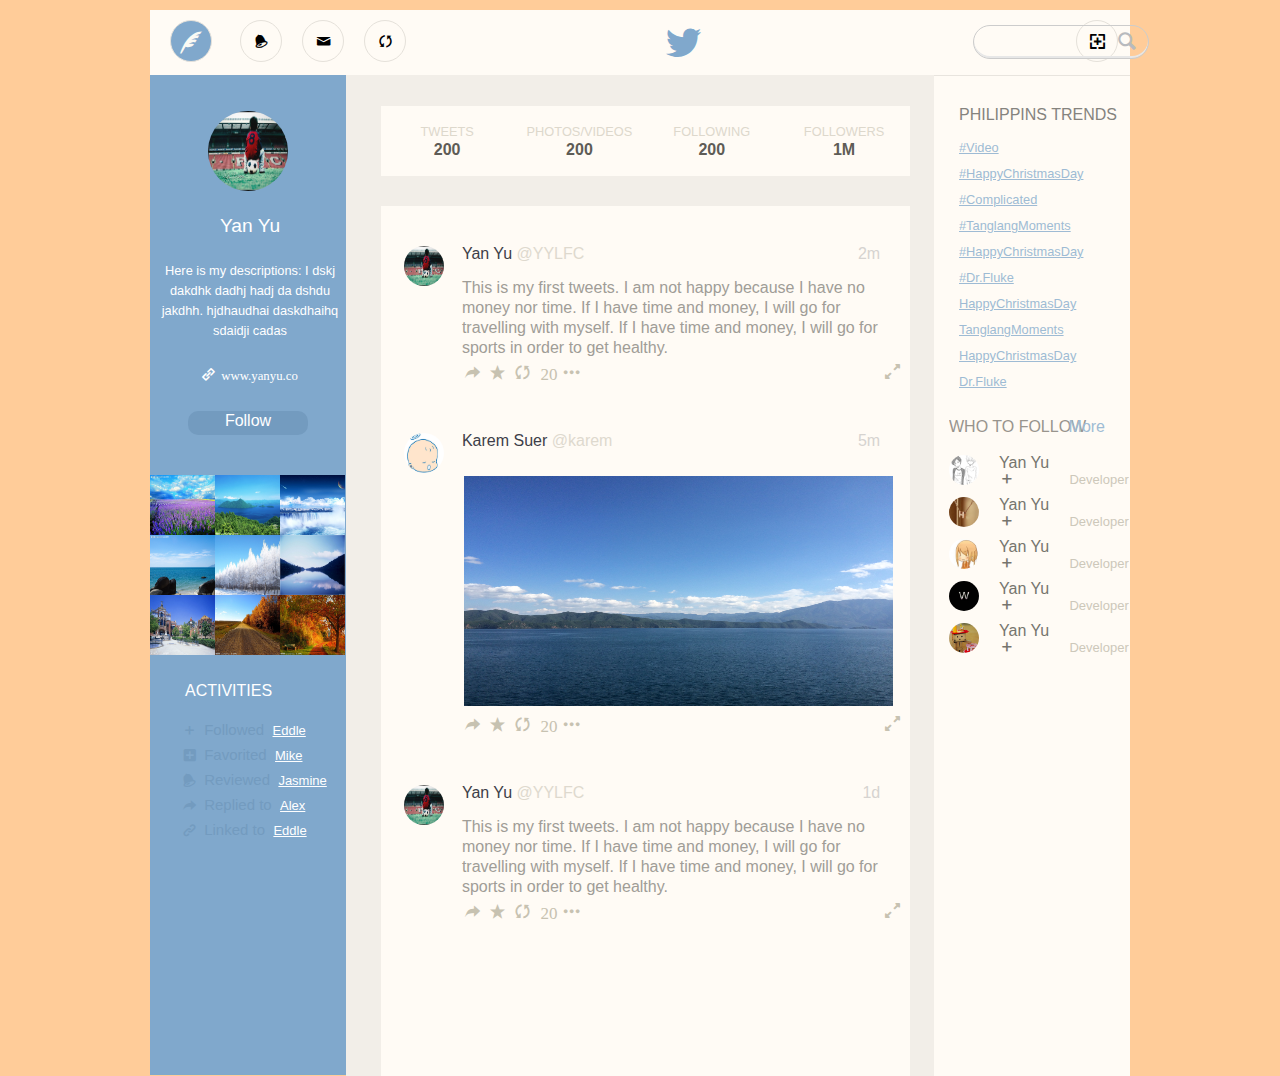
<file: index.html>
<!DOCTYPE html>
<html>
<head>
    <title>My Design</title>
    <meta name="viewport" content="width=device-width, initial-scale=1">
    <link href="stylesheets/style.css" type="text/css" rel="stylesheet">
    <link rel="stylesheet" href="icomoon/demo-files/demo.css">
    <link rel="stylesheet" href="icomoon/style.css">
</head>
<body>
<div>
    <ul class='top'>
        <li class="top_icon"><span class="icon-quill"/></li>
        <li class="top_icon"><span class="icon-bell"/></li>
        <li class="top_icon"><span class="icon-mail"/></li>
        <li class="top_icon"><span class="icon-cycle"/></li>
        <li class="twitter"><span class="icon-twitter"/></li>
        <li class="content_search search_combined">
            <input type="text"/>
            <a href="#"><span class="icon-search"></span></a>
        </li>
        <li class="googleplus top_icon"><span class="icon-googleplus"/></li>
    </ul>
</div>
<div class='container'>
    <div class='intro'>
        <div class='avatar'>
            <img src='my.jpg'/>

            <span class="page_name"><p>Yan Yu</p></span>

            <p>
                Here is my descriptions: I dskj dakdhk dadhj hadj da dshdu jakdhh. hjdhaudhai
                daskdhaihq sdaidji cadas
            </p>
        <span>
          <p><span class='icon-hyperlink'>&nbsp;<a>www.yanyu.co</a></span></p>
        </span>
        <span>
          <p class='follow'>Follow</a>
        </span>
        </div>
        <div class='intro_image'>
            <img src='1.jpg'/>
            <img src='2.jpg'/>
            <img src='3.jpg'/>
            <img src='4.jpg'/>
            <img src='5.jpg'/>
            <img src='6.jpg'/>
            <img src='7.jpg'/>
            <img src='8.jpg'/>
            <img src='9.jpg'/>
        </div>
        <div class='activities'>
            <p class='activities_title'>ACTIVITIES</p>

            <p><span><span class="icon icon-plus2"></span><span>&nbsp;Followed &nbsp;</span><a>Eddle</a> </span>

            <p><span><span class="icon icon-plus"></span><span>&nbsp;Favorited &nbsp;</span><a>Mike</a> </span>

            <p><span><span class="icon icon-bell"></span><span>&nbsp;Reviewed &nbsp;</span><a>Jasmine</a> </span>

            <p><span><span class="icon icon-forward"></span><span>&nbsp;Replied to &nbsp;</span><a>Alex</a> </span>

            <p><span><span class="icon icon-link"></span><span>&nbsp;Linked to &nbsp;</span><a>Eddle</a> </span>
            </p>
        </div>
    </div>
    <div class='content'>
        <div class="relation">
            <ul>
                <li><p class="name">TWEETS</p>

                    <p class="value">200</p></li>
                <li><p class="name">PHOTOS/VIDEOS</p>

                    <p class="value">200</p></li>
                <li><p class="name">FOLLOWING</p>

                    <p class="value">200</p></li>
                <li><p class="name">FOLLOWERS</p>

                    <p class="value">1M</p></li>
            </ul>
        </div>
        <div class='main_content'>
            <ul>
                <li>
                    <div><img class="tweet_avatar" src="my.jpg"/></div>
                    <span class="tweet_author">Yan Yu</span>
                    <span class="user_name">@YYLFC</span>
                    <span class="publish_time">2m</span>

                    <p>
                        This is my first tweets. I am not happy because I have no money nor time.
                        If I have time and money, I will go for travelling with myself.
                        If I have time and money, I will go for sports in order to get healthy.
                    </p>
            <span class="tweet_action">
              <ul>
                  <li class="action_logo"><span class="icon-forward"/></li>
                  <li class="action_logo"><span class="icon-star"/></li>
                  <li class="action_logo"><span class="icon-cycle"/>&nbsp;<span>20</span></li>
                  <li class="action_logo ellipsis"><span class="icon-ellipsis"/></li>
                  <li class="action_logo maximize"><span class="icon-maximize"/></li>
              </ul>
            </span>
                </li>
                <li>
                    <div><img class="tweet_avatar" src="my.jpeg"/></div>
                    <span class="tweet_author">Karem Suer</span>
                    <span class="user_name">@karem</span>
                    <span class="publish_time">5m</span>
                    <img class="tweet_image" src="10.JPG"/>
            <span class="tweet_action">
              <ul>
                  <li class="action_logo"><span class="icon-forward"/></li>
                  <li class="action_logo"><span class="icon-star"/></li>
                  <li class="action_logo"><span class="icon-cycle"/>&nbsp;<span>20</span></li>
                  <li class="action_logo ellipsis"><span class="icon-ellipsis"/></li>
                  <li class="action_logo maximize"><span class="icon-maximize"/></li>
              </ul>
            </span>
                </li>
                <li>
                    <div><img class="tweet_avatar" src="my.jpg"/></div>
                    <span class="tweet_author">Yan Yu</span>
                    <span class="user_name">@YYLFC</span>
                    <span class="publish_time">1d</span>

                    <p>
                        This is my first tweets. I am not happy because I have no money nor time.
                        If I have time and money, I will go for travelling with myself.
                        If I have time and money, I will go for sports in order to get healthy.
                    </p>
            <span class="tweet_action">
              <ul>
                  <li class="action_logo"><span class="icon-forward"/></li>
                  <li class="action_logo"><span class="icon-star"/></li>
                  <li class="action_logo"><span class="icon-cycle"/>&nbsp;<span>20</span></li>
                  <li class="action_logo ellipsis"><span class="icon-ellipsis"/></li>
                  <li class="action_logo maximize"><span class="icon-maximize"/></li>
              </ul>
            </span>
                </li>
            </ul>
        </div>
    </div>
    <div class='relationship'>
        <div class='trends'>
            <p>PHILIPPINS TRENDS</p>
            <ul>
                <li><span><a href="#">#Video</a></span></li>
                <li><span><a href="#">#HappyChristmasDay</a></span></li>
                <li><span><a href="#">#Complicated</a></span></li>
                <li><span><a href="#">#TanglangMoments</a></span></li>
                <li><span><a href="#">#HappyChristmasDay</a></span></li>
                <li><span><a href="#">#Dr.Fluke</a></span></li>
                <li><span><a href="#">HappyChristmasDay</a></span></li>
                <li><span><a href="#">TanglangMoments</a></span></li>
                <li><span><a href="#">HappyChristmasDay</a></span></li>
                <li><span><a href="#">Dr.Fluke</a></span></li>
            </ul>
        </div>
        <div class='following'>
            <div class="follow_tittle">
                <span>
                    <a href="#" class="who_to_follow">WHO TO FOLLOW&nbsp;</a>
                    <a href="#" class="following_more">More</a>
                </span>
            </div>
            <div class='follow_members'>
                <ul>
                    <li>
                        <div><img class="tweet_avatar" src="13.jpg"/></div>
                        <span class="other_friend">
                            <span class="fol">
                                <a href="#" class="other_name">Yan Yu</a>
                                <span class="icon-plus2 other_name"/>
                            </span>
                            <span><a href="#" class="other_position">Developer</a></span>
                        </span>
                    </li>
                    <li>
                        <div><img class="tweet_avatar" src="14.jpg"/></div>
                        <span class="other_friend">
                            <span class="fol">
                                <a href="#" class="other_name">Yan Yu</a>
                                <span class="icon-plus2 other_name"/>
                            </span>
                            <span><a href="#" class="other_position">Developer</a></span>
                        </span>
                    </li>
                    <li>
                        <div><img class="tweet_avatar" src="12.jpg"/></div>
                        <span class="other_friend">
                            <span class="fol">
                                <a href="#" class="other_name">Yan Yu</a>
                                <span class="icon-plus2 other_name"/>
                            </span>
                            <span><a href="#" class="other_position">Developer</a></span>
                        </span>
                    </li>
                    <li>
                        <div><img class="tweet_avatar" src="15.jpg"/></div>
                        <span class="other_friend">
                            <span class="fol">
                                <a href="#" class="other_name">Yan Yu</a>
                                <span class="icon-plus2 other_name"/>
                            </span>
                            <span><a href="#" class="other_position">Developer</a></span>
                        </span>
                    </li>
                    <li>
                        <div><img class="tweet_avatar" src="11.jpg"/></div>
                        <span class="other_friend">
                            <span class="fol">
                                <a href="#" class="other_name">Yan Yu</a>
                                <span class="icon-plus2 other_name"/>
                            </span>
                            <span><a href="#" class="other_position">Developer</a></span>
                        </span>
                    </li>
                </ul>

            </div>
        </div>
    </div>
</div>
</body>
</html>
</file>
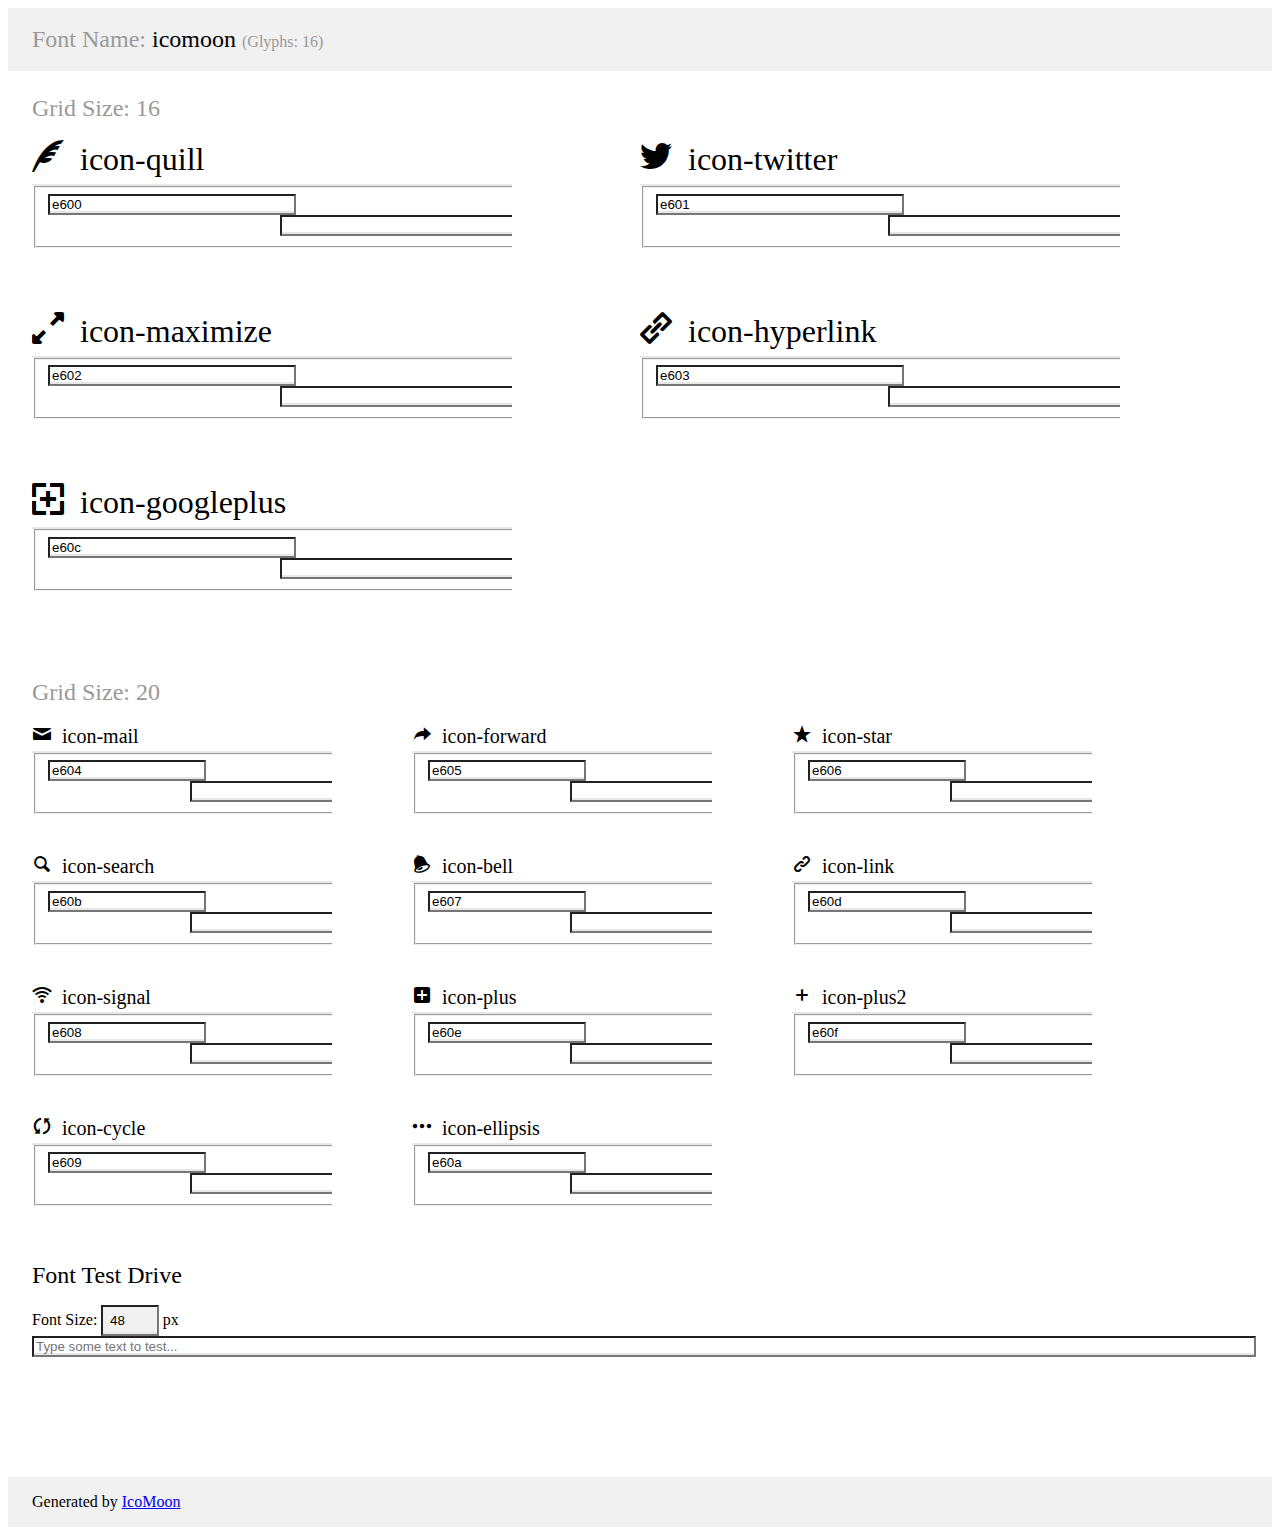
<file: icomoon/demo.html>
<!doctype html>
<html>
<head>
	<meta charset="utf-8">
	<title>IcoMoon Demo</title>
	<meta name="description" content="An Icon Font Generated By IcoMoon.io">
	<meta name="viewport" content="width=device-width">
	<link rel="stylesheet" href="demo-files/demo.css">
	<link rel="stylesheet" href="style.css"></head>
<body>
	<div class="bgc1 clearfix">
		<h1 class="mhmm mvm"><span class="fgc1">Font Name:</span> icomoon <small class="fgc1">(Glyphs:&nbsp;16)</small></h1>
	</div>
	<div class="clearfix mhl ptl">
		<h1 class="mvm mtn fgc1">Grid Size: 16</h1>
		<div class="glyph fs1">
			<div class="clearfix bshadow0 pbs">
				<span class="icon-quill"></span><span class="mls"> icon-quill</span>
			</div>
			<fieldset class="fs0 size1of1 clearfix hidden-false">
				<input type="text" readonly value="e600" class="unit size1of2" />
				<input type="text" maxlength="1" readonly value="&#xe600;" class="unitRight size1of2 talign-right" />
			</fieldset>
			<div class="fs0 bshadow0 clearfix hidden-true">
				<span class="unit pvs fgc1">liga: </span>
				<input type="text" readonly value="" class="liga unitRight" />
			</div>
		</div>
		<div class="glyph fs1">
			<div class="clearfix bshadow0 pbs">
				<span class="icon-twitter"></span><span class="mls"> icon-twitter</span>
			</div>
			<fieldset class="fs0 size1of1 clearfix hidden-false">
				<input type="text" readonly value="e601" class="unit size1of2" />
				<input type="text" maxlength="1" readonly value="&#xe601;" class="unitRight size1of2 talign-right" />
			</fieldset>
			<div class="fs0 bshadow0 clearfix hidden-true">
				<span class="unit pvs fgc1">liga: </span>
				<input type="text" readonly value="" class="liga unitRight" />
			</div>
		</div>
		<div class="glyph fs1">
			<div class="clearfix bshadow0 pbs">
				<span class="icon-maximize"></span><span class="mls"> icon-maximize</span>
			</div>
			<fieldset class="fs0 size1of1 clearfix hidden-false">
				<input type="text" readonly value="e602" class="unit size1of2" />
				<input type="text" maxlength="1" readonly value="&#xe602;" class="unitRight size1of2 talign-right" />
			</fieldset>
			<div class="fs0 bshadow0 clearfix hidden-true">
				<span class="unit pvs fgc1">liga: </span>
				<input type="text" readonly value="" class="liga unitRight" />
			</div>
		</div>
		<div class="glyph fs1">
			<div class="clearfix bshadow0 pbs">
				<span class="icon-hyperlink"></span><span class="mls"> icon-hyperlink</span>
			</div>
			<fieldset class="fs0 size1of1 clearfix hidden-false">
				<input type="text" readonly value="e603" class="unit size1of2" />
				<input type="text" maxlength="1" readonly value="&#xe603;" class="unitRight size1of2 talign-right" />
			</fieldset>
			<div class="fs0 bshadow0 clearfix hidden-true">
				<span class="unit pvs fgc1">liga: </span>
				<input type="text" readonly value="" class="liga unitRight" />
			</div>
		</div>
		<div class="glyph fs1">
			<div class="clearfix bshadow0 pbs">
				<span class="icon-googleplus"></span><span class="mls"> icon-googleplus</span>
			</div>
			<fieldset class="fs0 size1of1 clearfix hidden-false">
				<input type="text" readonly value="e60c" class="unit size1of2" />
				<input type="text" maxlength="1" readonly value="&#xe60c;" class="unitRight size1of2 talign-right" />
			</fieldset>
			<div class="fs0 bshadow0 clearfix hidden-true">
				<span class="unit pvs fgc1">liga: </span>
				<input type="text" readonly value="" class="liga unitRight" />
			</div>
		</div>
	</div>
	<div class="clearfix mhl ptl">
		<h1 class="mvm mtn fgc1">Grid Size: 20</h1>
		<div class="glyph fs2">
			<div class="clearfix bshadow0 pbs">
				<span class="icon-mail"></span><span class="mls"> icon-mail</span>
			</div>
			<fieldset class="fs0 size1of1 clearfix hidden-false">
				<input type="text" readonly value="e604" class="unit size1of2" />
				<input type="text" maxlength="1" readonly value="&#xe604;" class="unitRight size1of2 talign-right" />
			</fieldset>
			<div class="fs0 bshadow0 clearfix hidden-true">
				<span class="unit pvs fgc1">liga: </span>
				<input type="text" readonly value="" class="liga unitRight" />
			</div>
		</div>
		<div class="glyph fs2">
			<div class="clearfix bshadow0 pbs">
				<span class="icon-forward"></span><span class="mls"> icon-forward</span>
			</div>
			<fieldset class="fs0 size1of1 clearfix hidden-false">
				<input type="text" readonly value="e605" class="unit size1of2" />
				<input type="text" maxlength="1" readonly value="&#xe605;" class="unitRight size1of2 talign-right" />
			</fieldset>
			<div class="fs0 bshadow0 clearfix hidden-true">
				<span class="unit pvs fgc1">liga: </span>
				<input type="text" readonly value="" class="liga unitRight" />
			</div>
		</div>
		<div class="glyph fs2">
			<div class="clearfix bshadow0 pbs">
				<span class="icon-star"></span><span class="mls"> icon-star</span>
			</div>
			<fieldset class="fs0 size1of1 clearfix hidden-false">
				<input type="text" readonly value="e606" class="unit size1of2" />
				<input type="text" maxlength="1" readonly value="&#xe606;" class="unitRight size1of2 talign-right" />
			</fieldset>
			<div class="fs0 bshadow0 clearfix hidden-true">
				<span class="unit pvs fgc1">liga: </span>
				<input type="text" readonly value="" class="liga unitRight" />
			</div>
		</div>
		<div class="glyph fs2">
			<div class="clearfix bshadow0 pbs">
				<span class="icon-search"></span><span class="mls"> icon-search</span>
			</div>
			<fieldset class="fs0 size1of1 clearfix hidden-false">
				<input type="text" readonly value="e60b" class="unit size1of2" />
				<input type="text" maxlength="1" readonly value="&#xe60b;" class="unitRight size1of2 talign-right" />
			</fieldset>
			<div class="fs0 bshadow0 clearfix hidden-true">
				<span class="unit pvs fgc1">liga: </span>
				<input type="text" readonly value="" class="liga unitRight" />
			</div>
		</div>
		<div class="glyph fs2">
			<div class="clearfix bshadow0 pbs">
				<span class="icon-bell"></span><span class="mls"> icon-bell</span>
			</div>
			<fieldset class="fs0 size1of1 clearfix hidden-false">
				<input type="text" readonly value="e607" class="unit size1of2" />
				<input type="text" maxlength="1" readonly value="&#xe607;" class="unitRight size1of2 talign-right" />
			</fieldset>
			<div class="fs0 bshadow0 clearfix hidden-true">
				<span class="unit pvs fgc1">liga: </span>
				<input type="text" readonly value="" class="liga unitRight" />
			</div>
		</div>
		<div class="glyph fs2">
			<div class="clearfix bshadow0 pbs">
				<span class="icon-link"></span><span class="mls"> icon-link</span>
			</div>
			<fieldset class="fs0 size1of1 clearfix hidden-false">
				<input type="text" readonly value="e60d" class="unit size1of2" />
				<input type="text" maxlength="1" readonly value="&#xe60d;" class="unitRight size1of2 talign-right" />
			</fieldset>
			<div class="fs0 bshadow0 clearfix hidden-true">
				<span class="unit pvs fgc1">liga: </span>
				<input type="text" readonly value="" class="liga unitRight" />
			</div>
		</div>
		<div class="glyph fs2">
			<div class="clearfix bshadow0 pbs">
				<span class="icon-signal"></span><span class="mls"> icon-signal</span>
			</div>
			<fieldset class="fs0 size1of1 clearfix hidden-false">
				<input type="text" readonly value="e608" class="unit size1of2" />
				<input type="text" maxlength="1" readonly value="&#xe608;" class="unitRight size1of2 talign-right" />
			</fieldset>
			<div class="fs0 bshadow0 clearfix hidden-true">
				<span class="unit pvs fgc1">liga: </span>
				<input type="text" readonly value="" class="liga unitRight" />
			</div>
		</div>
		<div class="glyph fs2">
			<div class="clearfix bshadow0 pbs">
				<span class="icon-plus"></span><span class="mls"> icon-plus</span>
			</div>
			<fieldset class="fs0 size1of1 clearfix hidden-false">
				<input type="text" readonly value="e60e" class="unit size1of2" />
				<input type="text" maxlength="1" readonly value="&#xe60e;" class="unitRight size1of2 talign-right" />
			</fieldset>
			<div class="fs0 bshadow0 clearfix hidden-true">
				<span class="unit pvs fgc1">liga: </span>
				<input type="text" readonly value="" class="liga unitRight" />
			</div>
		</div>
		<div class="glyph fs2">
			<div class="clearfix bshadow0 pbs">
				<span class="icon-plus2"></span><span class="mls"> icon-plus2</span>
			</div>
			<fieldset class="fs0 size1of1 clearfix hidden-false">
				<input type="text" readonly value="e60f" class="unit size1of2" />
				<input type="text" maxlength="1" readonly value="&#xe60f;" class="unitRight size1of2 talign-right" />
			</fieldset>
			<div class="fs0 bshadow0 clearfix hidden-true">
				<span class="unit pvs fgc1">liga: </span>
				<input type="text" readonly value="" class="liga unitRight" />
			</div>
		</div>
		<div class="glyph fs2">
			<div class="clearfix bshadow0 pbs">
				<span class="icon-cycle"></span><span class="mls"> icon-cycle</span>
			</div>
			<fieldset class="fs0 size1of1 clearfix hidden-false">
				<input type="text" readonly value="e609" class="unit size1of2" />
				<input type="text" maxlength="1" readonly value="&#xe609;" class="unitRight size1of2 talign-right" />
			</fieldset>
			<div class="fs0 bshadow0 clearfix hidden-true">
				<span class="unit pvs fgc1">liga: </span>
				<input type="text" readonly value="" class="liga unitRight" />
			</div>
		</div>
		<div class="glyph fs2">
			<div class="clearfix bshadow0 pbs">
				<span class="icon-ellipsis"></span><span class="mls"> icon-ellipsis</span>
			</div>
			<fieldset class="fs0 size1of1 clearfix hidden-false">
				<input type="text" readonly value="e60a" class="unit size1of2" />
				<input type="text" maxlength="1" readonly value="&#xe60a;" class="unitRight size1of2 talign-right" />
			</fieldset>
			<div class="fs0 bshadow0 clearfix hidden-true">
				<span class="unit pvs fgc1">liga: </span>
				<input type="text" readonly value="" class="liga unitRight" />
			</div>
		</div>
	</div>

	<!--[if gt IE 8]><!-->
	<div class="mhl clearfix mbl">
		<h1>Font Test Drive</h1>
		<label>
			Font Size: <input id="fontSize" type="number" class="textbox0 mbm"
			min="8" value="48" />
			px
		</label>
		<input id="testText" type="text" class="phl size1of1 mvl"
		placeholder="Type some text to test..." value=""/>
		</label>
		<div id="testDrive" class="icon-">&nbsp;
		</div>
	</div>
	<!--<![endif]-->
	<div class="bgc1 clearfix">
		<p class="mhl">Generated by <a href="https://icomoon.io/app">IcoMoon</a></p>
	</div>

	<script src="demo-files/demo.js"></script>
</body>
</html>
</file>
<file: icomoon/demo-files/demo.css>
h1 {
	font-size: 1.5em;
	font-weight: normal;
}
small {
	font-size: .66666667em;
}

.bshadow0, input {
	box-shadow: inset 0 -2px #e7e7e7;
}
.glyph {
	font-size: 16px;
	width: 15em;
	padding-bottom: 1em;
	margin-right: 4em;
	margin-bottom: 1em;
	float: left;
	overflow: hidden;
}
.liga {
	width: 80%;
	width: calc(100% - 2.5em);
}
.talign-right {
	text-align: right;
}
.talign-center {
	text-align: center;
}
.bgc1 {
	background: #f1f1f1;
}
.fgc1 {
	color: #999;
}
.fgc0 {
	color: #000;
}
p {
	margin-top: 1em;
	margin-bottom: 1em;
}
.mvm {
	margin-top: .75em;
	margin-bottom: .75em;
}
.mtn {
	margin-top: 0;
}
.mtl, .mal {
	margin-top: 1.5em;
}
.mbl, .mal {
	margin-bottom: 1.5em;
}
.mal, .mhl {
	margin-left: 1.5em;
	margin-right: 1.5em;
}
.mhmm {
	margin-left: 1em;
	margin-right: 1em;
}
.mls {
	margin-left: .25em;
}
.ptl {
	padding-top: 1.5em;
}
.pbs, .pvs {
	padding-bottom: .25em;
}
.pvs, .pts {
	padding-top: .25em;
}
.unit {
	float: left;
}
.unitRight {
	float: right;
}
.size1of2 {
	width: 50%;
}
.size1of1 {
	width: 100%;
}
.clearfix:before, .clearfix:after {
	content: " ";
	display: table;
}
.clearfix:after {
	clear: both;
}
.hidden-true {
	display: none;
}
.textbox0 {
	width: 3em;
	background: #f1f1f1;
	padding: .25em .5em;
	line-height: 1.5;
	height: 1.5em;
}
#testDrive {
	display: block;
	padding-top: 24px;
	line-height: 1.5;
}
.fs0 {
	font-size: 16px;
}
.fs1 {
	font-size: 32px;
}
.fs2 {
	font-size: 20px;
}
</file>
<file: icomoon/style.css>
@font-face {
	font-family: 'icomoon';
	src:url('fonts/icomoon.eot?vg0cf8');
	src:url('fonts/icomoon.eot?#iefixvg0cf8') format('embedded-opentype'),
		url('fonts/icomoon.woff?vg0cf8') format('woff'),
		url('fonts/icomoon.ttf?vg0cf8') format('truetype'),
		url('fonts/icomoon.svg?vg0cf8#icomoon') format('svg');
	font-weight: normal;
	font-style: normal;
}

[class^="icon-"], [class*=" icon-"] {
	font-family: 'icomoon';
	speak: none;
	font-style: normal;
	font-weight: normal;
	font-variant: normal;
	text-transform: none;
	line-height: 1;

	/* Better Font Rendering =========== */
	-webkit-font-smoothing: antialiased;
	-moz-osx-font-smoothing: grayscale;
}

.icon-quill:before {
	content: "\e600";
}
.icon-twitter:before {
	content: "\e601";
}
.icon-maximize:before {
	content: "\e602";
}
.icon-hyperlink:before {
	content: "\e603";
}
.icon-googleplus:before {
	content: "\e60c";
}
.icon-mail:before {
	content: "\e604";
}
.icon-forward:before {
	content: "\e605";
}
.icon-star:before {
	content: "\e606";
}
.icon-search:before {
	content: "\e60b";
}
.icon-bell:before {
	content: "\e607";
}
.icon-link:before {
	content: "\e60d";
}
.icon-signal:before {
	content: "\e608";
}
.icon-plus:before {
	content: "\e60e";
}
.icon-plus2:before {
	content: "\e60f";
}
.icon-cycle:before {
	content: "\e609";
}
.icon-ellipsis:before {
	content: "\e60a";
}
</file>
<file: stylesheets/style.css>
/* line 5, ../../../.rvm/gems/ruby-2.0.0-p481/gems/compass-core-1.0.1/stylesheets/compass/reset/_utilities.scss */
html, body, div, span, applet, object, iframe,
h1, h2, h3, h4, h5, h6, p, blockquote, pre,
a, abbr, acronym, address, big, cite, code,
del, dfn, em, img, ins, kbd, q, s, samp,
small, strike, strong, sub, sup, tt, var,
b, u, i, center,
dl, dt, dd, ol, ul, li,
fieldset, form, label, legend,
table, caption, tbody, tfoot, thead, tr, th, td,
article, aside, canvas, details, embed,
figure, figcaption, footer, header, hgroup,
menu, nav, output, ruby, section, summary,
time, mark, audio, video {
  margin: 0;
  padding: 0;
  border: 0;
  font: inherit;
  font-size: 100%;
  vertical-align: baseline;
}

/* line 22, ../../../.rvm/gems/ruby-2.0.0-p481/gems/compass-core-1.0.1/stylesheets/compass/reset/_utilities.scss */
html {
  line-height: 1;
}

/* line 24, ../../../.rvm/gems/ruby-2.0.0-p481/gems/compass-core-1.0.1/stylesheets/compass/reset/_utilities.scss */
ol, ul {
  list-style: none;
}

/* line 26, ../../../.rvm/gems/ruby-2.0.0-p481/gems/compass-core-1.0.1/stylesheets/compass/reset/_utilities.scss */
table {
  border-collapse: collapse;
  border-spacing: 0;
}

/* line 28, ../../../.rvm/gems/ruby-2.0.0-p481/gems/compass-core-1.0.1/stylesheets/compass/reset/_utilities.scss */
caption, th, td {
  text-align: left;
  font-weight: normal;
  vertical-align: middle;
}

/* line 30, ../../../.rvm/gems/ruby-2.0.0-p481/gems/compass-core-1.0.1/stylesheets/compass/reset/_utilities.scss */
q, blockquote {
  quotes: none;
}
/* line 103, ../../../.rvm/gems/ruby-2.0.0-p481/gems/compass-core-1.0.1/stylesheets/compass/reset/_utilities.scss */
q:before, q:after, blockquote:before, blockquote:after {
  content: "";
  content: none;
}

/* line 32, ../../../.rvm/gems/ruby-2.0.0-p481/gems/compass-core-1.0.1/stylesheets/compass/reset/_utilities.scss */
a img {
  border: none;
}

/* line 116, ../../../.rvm/gems/ruby-2.0.0-p481/gems/compass-core-1.0.1/stylesheets/compass/reset/_utilities.scss */
article, aside, details, figcaption, figure, footer, header, hgroup, main, menu, nav, section, summary {
  display: block;
}

/* line 4, ../sass/style.scss */
html {
  min-width: 80%;
}

/* line 9, ../sass/style.scss */
body {
  padding: 10px 150px;
  font-family: 'PT Sans', sans-serif;
  margin: 0 auto;
  background-color: #ffcc99;
}

/* line 16, ../sass/style.scss */
.top {
  margin: 0 auto;
  background-color: #fffbf5;
  height: 65px;
}
/* line 21, ../sass/style.scss */
.top li {
  float: left;
  margin-right: 10px;
  margin-top: 10px;
  height: 40px;
  width: 40px;
  text-align: center;
  margin-left: 8px;
}
/* line 30, ../sass/style.scss */
.top li span {
  display: block;
  margin-top: 13px;
  font-size: 15px;
}
/* line 37, ../sass/style.scss */
.top .twitter {
  margin-left: 25%;
}
/* line 39, ../sass/style.scss */
.top .twitter span {
  font-size: 35px;
  color: #80a8cc;
  margin-top: 5px;
}
/* line 46, ../sass/style.scss */
.top .googleplus {
  float: right;
}
/* line 50, ../sass/style.scss */
.top li:nth-child(1) {
  margin-left: 20px;
  margin-right: 20px;
  background-color: #80a8cc;
  color: #fafaf4;
}
/* line 55, ../sass/style.scss */
.top li:nth-child(1) span {
  margin-top: 10px;
  font-size: 22px;
}
/* line 61, ../sass/style.scss */
.top .search_combined {
  position: relative;
}
/* line 65, ../sass/style.scss */
.top .content_search {
  margin-left: 260px;
  margin-top: 15px;
}
/* line 68, ../sass/style.scss */
.top .content_search input {
  height: 30px;
  width: 170px;
  border-radius: 20px;
  border: 1px solid #ccc;
  background-color: transparent;
}
/* line 75, ../sass/style.scss */
.top .content_search a span {
  position: absolute;
  top: -8px;
  left: 143px;
  color: #b8babe;
  font-size: 22px;
}
/* line 84, ../sass/style.scss */
.top .top_icon {
  height: 40px;
  width: 40px;
  border-radius: 40px;
  margin-right: 12px;
  border: 1px solid #e5e1da;
}

/* line 96, ../sass/style.scss */
.container div {
  float: left;
  display: block;
  overflow: hidden;
}
/* line 102, ../sass/style.scss */
.container .intro {
  width: 20%;
  background: #80a8cc;
  color: white;
  height: 1000px;
}
/* line 108, ../sass/style.scss */
.container .intro .avatar {
  height: 400px;
  text-align: center;
  align-content: center;
  width: 100%;
  margin: 0 auto;
}
/* line 115, ../sass/style.scss */
.container .intro .avatar img {
  margin: 20px auto 0px;
  display: block;
  height: 80px;
  width: 80px;
  border-radius: 80px;
}
/* line 123, ../sass/style.scss */
.container .intro .avatar p {
  width: 200px;
  margin: 25px auto;
  line-height: 20px;
  font-size: 0.8em;
}
/* line 130, ../sass/style.scss */
.container .intro .avatar .page_name {
  font-size: 1.5em;
}
/* line 134, ../sass/style.scss */
.container .intro .avatar .follow {
  height: 24px;
  width: 120px;
  border-radius: 10px;
  background-color: #739bbf;
  align-content: space-between;
  font-size: 1em;
}
/* line 143, ../sass/style.scss */
.container .intro .intro_image {
  height: 200px;
}
/* line 146, ../sass/style.scss */
.container .intro .intro_image img {
  height: 60px;
  width: 33.43%;
  margin: 0px -5px -3px 0;
}
/* line 152, ../sass/style.scss */
.container .intro .activities {
  margin-left: 25px;
}
/* line 155, ../sass/style.scss */
.container .intro .activities span {
  color: #739bbf;
  font-size: 15px;
}
/* line 160, ../sass/style.scss */
.container .intro .activities a {
  display: inline-block;
  color: white;
  font-size: 13px;
  text-decoration: underline;
}
/* line 167, ../sass/style.scss */
.container .intro .activities p {
  margin: 8px 10px;
}
/* line 171, ../sass/style.scss */
.container .intro .activities .activities_title {
  height: 30px;
}
/* line 175, ../sass/style.scss */
.container .intro .activities .icon:before {
  top: 2px;
  margin: auto;
  position: relative;
  right: 3px;
}
/* line 184, ../sass/style.scss */
.container .content {
  width: 60%;
  background-color: #f2eee8;
  height: 1000px;
  border-top: 1px solid #f2eee8;
}
/* line 190, ../sass/style.scss */
.container .content .relation {
  height: 70px;
  width: 90%;
  margin: 0 auto;
  background-color: white;
  overflow: hidden;
  position: relative;
  top: 30px;
  left: 35px;
  text-align: center;
  background-color: #fffbf5;
}
/* line 202, ../sass/style.scss */
.container .content .relation li {
  float: left;
  width: 25%;
  margin-top: -5px;
}
/* line 207, ../sass/style.scss */
.container .content .relation li li:nth-child(1) {
  border-bottom: 2px solid blue;
}
/* line 211, ../sass/style.scss */
.container .content .relation li .name {
  font-size: 0.8em;
  margin-top: 25px;
  color: #ddd8cc;
}
/* line 217, ../sass/style.scss */
.container .content .relation li .value {
  font-size: 1em;
  margin-top: -10px;
  color: #5e5c56;
  font-weight: bold;
}
/* line 227, ../sass/style.scss */
.container .content .main_content {
  background-color: #fffbf5;
  width: 90%;
  margin: 0 auto;
  height: 900px;
  top: 60px;
  left: 35px;
  position: relative;
}
/* line 236, ../sass/style.scss */
.container .content .main_content li {
  width: 90%;
  margin: 40px 30px -90px 0;
  float: right;
  position: relative;
}
/* line 242, ../sass/style.scss */
.container .content .main_content li .tweet_avatar {
  height: 40px;
  width: 40px;
  border-radius: 40px;
  margin-right: 18px;
  margin-left: 0px;
}
/* line 249, ../sass/style.scss */
.container .content .main_content li .tweet_author {
  color: #3d3e48;
}
/* line 252, ../sass/style.scss */
.container .content .main_content li .user_name {
  color: #ded9ce;
}
/* line 255, ../sass/style.scss */
.container .content .main_content li .publish_time {
  float: right;
  color: #d6d3d0;
}
/* line 259, ../sass/style.scss */
.container .content .main_content li p {
  width: 90%;
  margin-left: 58px;
  line-height: 20px;
  color: #a09d97;
}
/* line 265, ../sass/style.scss */
.container .content .main_content li .tweet_action {
  overflow: hidden;
  position: relative;
  width: 90%;
  height: auto;
  left: 60px;
  top: -50px;
  color: #c7c2b1;
}
/* line 274, ../sass/style.scss */
.container .content .main_content li .tweet_action li {
  float: left;
  width: 20%;
  margin-right: -70px;
  font-size: 17px;
  padding-bottom: 10px;
  margin-bottom: 40px;
}
/* line 283, ../sass/style.scss */
.container .content .main_content li .tweet_action .ellipsis {
  margin-left: 23px;
}
/* line 287, ../sass/style.scss */
.container .content .main_content li .tweet_action .maximize {
  float: right;
  font-size: 15px;
  margin-right: -40px;
}
/* line 293, ../sass/style.scss */
.container .content .main_content li .tweet_image {
  height: 230px;
  width: 90%;
  display: block;
  margin-top: 20px;
  margin-left: 60px;
  margin-bottom: 20px;
}
/* line 305, ../sass/style.scss */
.container .relationship {
  width: 20%;
  background-color: #fffbf5;
  margin: 0 auto;
  height: 1000px;
  border-top: 1px solid #e8e4de;
}
/* line 312, ../sass/style.scss */
.container .relationship .trends {
  margin: 15px auto 0 25px;
  color: #85837e;
}
/* line 316, ../sass/style.scss */
.container .relationship .trends li {
  margin-bottom: 10px;
}
/* line 319, ../sass/style.scss */
.container .relationship .trends li span a {
  color: #9ebbd4;
  font-size: 0.8em;
}
/* line 325, ../sass/style.scss */
.container .relationship .trends .following {
  margin: 15px auto 0 25px;
}
/* line 328, ../sass/style.scss */
.container .relationship .trends .following .follow_tittle {
  margin: 0 auto;
}
/* line 334, ../sass/style.scss */
.container .relationship .following {
  position: relative;
  top: 20px;
  left: 15px;
}
/* line 339, ../sass/style.scss */
.container .relationship .following .follow_tittle {
  width: 100%;
  margin-bottom: 20px;
}
/* line 343, ../sass/style.scss */
.container .relationship .following .follow_tittle .following_more {
  color: #9ebbd4;
}
/* line 347, ../sass/style.scss */
.container .relationship .following .follow_tittle a {
  text-decoration: none;
  color: #98948d;
}
/* line 352, ../sass/style.scss */
.container .relationship .following .follow_tittle .following_more {
  float: right;
  position: relative;
  right: 40px;
}
/* line 360, ../sass/style.scss */
.container .relationship .follow_members {
  width: 100%;
}
/* line 364, ../sass/style.scss */
.container .relationship .follow_members ul li .other_friend {
  position: relative;
  left: 20px;
}
/* line 367, ../sass/style.scss */
.container .relationship .follow_members ul li .other_friend span {
  display: block;
  margin-bottom: 5px;
}
/* line 371, ../sass/style.scss */
.container .relationship .follow_members ul li .other_friend .fol span {
  display: inline-block;
  vertical-align: middle;
}
/* line 375, ../sass/style.scss */
.container .relationship .follow_members ul li .other_friend .other_name {
  color: #76756e;
  font-size: 1em;
  margin-right: 50px;
}
/* line 380, ../sass/style.scss */
.container .relationship .follow_members ul li .other_friend .other_position {
  color: #cdc8ba;
  font-size: 13px;
}
/* line 384, ../sass/style.scss */
.container .relationship .follow_members ul li .other_friend a {
  text-decoration: none;
}
/* line 390, ../sass/style.scss */
.container .relationship .follow_members ul img {
  height: 30px;
  width: 30px;
  border-radius: 30px;
}
</file>
